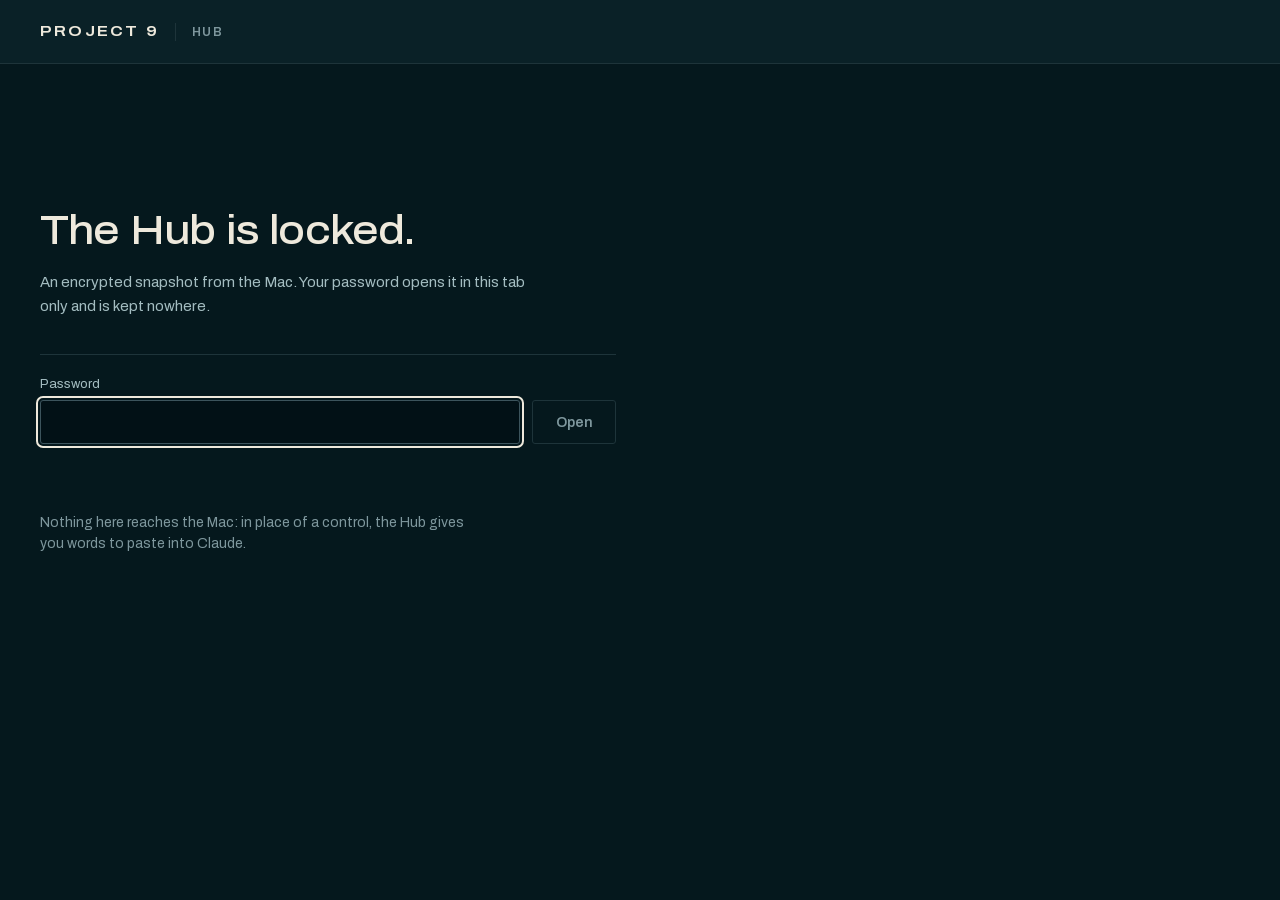
<file: index.html>
<!DOCTYPE html><html lang="en" class="hgs-qW_variable _78ed6G_variable"><head><meta charSet="utf-8"/><meta name="viewport" content="width=device-width, initial-scale=1"/><link rel="preload" href="/_next/static/media/53897e768d329f66-s.p.3t6q91iet4nsy.woff2" as="font" crossorigin="" type="font/woff2"/><link rel="preload" href="/_next/static/media/db545dba463279ae-s.p.1cp9-4nby68jc.woff2" as="font" crossorigin="" type="font/woff2"/><link rel="stylesheet" href="/_next/static/chunks/18bv0pzx5kvby.css" data-precedence="next"/><link rel="stylesheet" href="/_next/static/chunks/0w8e4nnzmzifp.css" data-precedence="next"/><link rel="preload" as="script" fetchPriority="low" href="/_next/static/chunks/359_hc641qco7.js"/><script src="/_next/static/chunks/1sprwwo7b3nei.js" async=""></script><script src="/_next/static/chunks/0hztniv_ldvvz.js" async=""></script><script src="/_next/static/chunks/turbopack-2u1d16houkiyo.js" async=""></script><script src="/_next/static/chunks/2ngzwwqeitkk7.js" async=""></script><script src="/_next/static/chunks/25v994n3k2bdw.js" async=""></script><script src="/_next/static/chunks/12myrlmim8qg2.js" async=""></script><script src="/_next/static/chunks/1irrkbk91dotj.js" async=""></script><script src="/_next/static/chunks/2_68fgoexwi7u.js" async=""></script><title>Project 9 Hub</title><meta name="robots" content="noindex, nofollow, nocache"/><meta name="googlebot" content="noindex, nofollow"/><link rel="icon" href="/icon.svg?icon.3w3crmrkr2hfo.svg" sizes="any" type="image/svg+xml"/><meta name="next-size-adjust" content=""/><script src="/_next/static/chunks/0cz1d0mv5g_q7.js" noModule=""></script></head><body><div hidden=""><!--$--><!--/$--></div><!--$--><div class="hub-login"><header class="hub-login-bar"><span class="mark">PROJECT 9</span><span class="hub-login-kind">Hub</span></header><main class="hub-login-body"><h1 class="hub-login-title">The Hub is locked.</h1><p class="hub-login-lede">An encrypted snapshot from the Mac. Your password opens it in this tab only and is kept nowhere.</p><form class="hub-login-form"><div class="field"><label for="hub-password">Password</label><input id="hub-password" type="password" autofocus="" autoComplete="current-password" spellCheck="false" enterKeyHint="go" value=""/></div><button type="submit" class="btn hub-open" disabled="">Open</button></form><p id="hub-login-problem" class="hub-login-problem" role="alert"></p><p class="hub-login-foot">Nothing here reaches the Mac: in place of a control, the Hub gives you words to paste into Claude.</p></main></div><!--/$--><!--$--><!--/$--><script id="_R_">(globalThis["TURBOPACK"] || (globalThis["TURBOPACK"] = [])).push({"otherChunks":["static/chunks/359_hc641qco7.js","static/chunks/1sprwwo7b3nei.js","static/chunks/0hztniv_ldvvz.js"],"runtimeModuleIds":[94553]});</script><script src="/_next/static/chunks/359_hc641qco7.js" async=""></script><script>(self.__next_f=self.__next_f||[]).push([0])</script><script>self.__next_f.push([1,"1:\"$Sreact.fragment\"\n2:\"/_next/static/chunks/2ngzwwqeitkk7.js\"\n3:I[39756,[\"$2\"],\"default\"]\n4:I[37457,[\"$2\"],\"default\"]\n6:I[47257,[\"$2\"],\"ClientPageRoot\"]\n7:\"/_next/static/chunks/25v994n3k2bdw.js\"\n8:\"/_next/static/chunks/12myrlmim8qg2.js\"\n9:\"/_next/static/chunks/1irrkbk91dotj.js\"\na:\"/_next/static/chunks/2_68fgoexwi7u.js\"\nb:I[31713,[\"$2\",\"$7\",\"$8\",\"$9\",\"$a\"],\"default\"]\ne:I[97367,[\"$2\"],\"OutletBoundary\"]\nf:\"$Sreact.suspense\"\n11:\"ViewportBoundary\"\n12:I[97367,[\"$2\"],\"$11\"]\n14:\"MetadataBoundary\"\n15:I[97367,[\"$2\"],\"$14\"]\n17:I[68027,[\"$2\"],\"default\",1]\n:HL[\"/_next/static/chunks/18bv0pzx5kvby.css\",\"style\"]\n:HL[\"/_next/static/media/53897e768d329f66-s.p.3t6q91iet4nsy.woff2\",\"font\",{\"crossOrigin\":\"\",\"type\":\"font/woff2\"}]\n:HL[\"/_next/static/media/db545dba463279ae-s.p.1cp9-4nby68jc.woff2\",\"font\",{\"crossOrigin\":\"\",\"type\":\"font/woff2\"}]\n:HL[\"/_next/static/chunks/0w8e4nnzmzifp.css\",\"style\"]\n5:[[\"children\",{\"s\":\"__PAGE__\",\"h\":512,\"d\":{\"r\":[\"$\",\"$1\",\"c\",{\"children\":[[\"$\",\"$L6\",null,{\"Component\":\"$b\",\"serverProvidedParams\":{\"searchParams\":{},\"params\":{},\"promises\":[\"$@c\",\"$@d\"]}}],[[\"$\",\"link\",\"0\",{\"rel\":\"stylesheet\",\"href\":\"/_next/static/chunks/0w8e4nnzmzifp.css\",\"precedence\":\"next\",\"crossOrigin\":\"$undefined\",\"nonce\":\"$undefined\"}],[\"$\",\"script\",\"script-0\",{\"src\":\"/_next/static/chunks/25v994n3k2bdw.js\",\"async\":true,\"nonce\":\"$undefined\"}],[\"$\",\"script\",\"script-1\",{\"src\":\"/_next/static/chunks/12myrlmim8qg2.js\",\"async\":true,\"nonce\":\"$undefined\"}],[\"$\",\"script\",\"script-2\",{\"src\":\"/_next/static/chunks/1irrkbk91dotj.js\",\"async\":true,\"nonce\":\"$undefined\"}],[\"$\",\"script\",\"script-3\",{\"src\":\"/_next/static/chunks/2_68fgoexwi7u.js\",\"async\":true,\"nonce\":\"$undefined\"}]],[\"$\",\"$Le\",null,{\"children\":[\"$\",\"$f\",null,{\"name\":\"Next.MetadataOutlet\",\"children\":\"$@10\"}]}]]}],\"p\":false,\"v\":null}}]]\n0:{\"P\":null,\"c\":[\"\",\"\"],\"q\":\"\",\"i\":false,\"t\":{\"t\":{\"s\":\"\",\"h\":528,\"d\":{\"r\":[\"$\",\"$1\",\"c\",{\"children\":[[[\"$\",\"link\",\"0\",{\"rel\":\"stylesheet\",\"href\":\"/_next/static/chunks/18bv0pzx5kvby.css\",\"precedence\":\"next\",\"crossOrigin\":\"$undefined\",\"nonce\":\"$undefined\"}],[\"$\",\"script\",\"script-0\",{\"src\":\"/_next/static/chunks/2ngzwwqeitkk7.js\",\"async\":true,\"nonce\":\"$undefined\"}]],[\"$\",\"html\",null,{\"lang\":\"en\",\"className\":\"hgs-qW_variable _78ed6G_variable\",\"children\":[\"$\",\"body\",null,{\"children\":[\"$\",\"$L3\",null,{\"parallelRouterKey\":\"children\",\"error\":\"$undefined\",\"errorStyles\":\"$undefined\",\"errorScripts\":\"$undefined\",\"template\":[\"$\",\"$L4\",null,{}],\"templateStyles\":\"$undefined\",\"templateScripts\":\"$undefined\",\"notFound\":[[[\"$\",\"title\",null,{\"children\":\"404: This page could not be found.\"}],[\"$\",\"div\",null,{\"style\":{\"fontFamily\":\"system-ui,\\\"Segoe UI\\\",Roboto,Helvetica,Arial,sans-serif,\\\"Apple Color Emoji\\\",\\\"Segoe UI Emoji\\\"\",\"height\":\"100vh\",\"textAlign\":\"center\",\"display\":\"flex\",\"flexDirection\":\"column\",\"alignItems\":\"center\",\"justifyContent\":\"center\"},\"children\":[\"$\",\"div\",null,{\"children\":[[\"$\",\"style\",null,{\"dangerouslySetInnerHTML\":{\"__html\":\"body{color:#000;background:#fff;margin:0}.next-error-h1{border-right:1px solid rgba(0,0,0,.3)}@media (prefers-color-scheme:dark){body{color:#fff;background:#000}.next-error-h1{border-right:1px solid rgba(255,255,255,.3)}}\"}}],[\"$\",\"h1\",null,{\"className\":\"next-error-h1\",\"style\":{\"display\":\"inline-block\",\"margin\":\"0 20px 0 0\",\"padding\":\"0 23px 0 0\",\"fontSize\":24,\"fontWeight\":500,\"verticalAlign\":\"top\",\"lineHeight\":\"49px\"},\"children\":404}],[\"$\",\"div\",null,{\"style\":{\"display\":\"inline-block\"},\"children\":[\"$\",\"h2\",null,{\"style\":{\"fontSize\":14,\"fontWeight\":400,\"lineHeight\":\"49px\",\"margin\":0},\"children\":\"This page could not be found.\"}]}]]}]}]],[]],\"forbidden\":\"$undefined\",\"unauthorized\":\"$undefined\"}]}]}]]}],\"p\":false,\"v\":null},\"c\":\"$Q5\"},\"h\":{\"r\":[\"$\",\"$1\",\"h\",{\"children\":[null,[\"$\",\"$L12\",null,{\"children\":\"$L13\"}],[\"$\",\"$L15\",null,{\"children\":[[\"$\",\"div\",null,{\"hidden\":true,\"children\":[\"$\",\"$f\",null,{\"name\":\"Next.Metadata\",\"children\":\"$L16\"}]}],null]}],[\"$\",\"meta\",null,{\"name\":\"next-size-adjust\",\"content\":\"\"}]]}],\"p\":false,\"v\":null}},\"m\":\"$undefined\",\"G\":[\"$17\",[[\"$\",\"link\",\"0\",{\"rel\":\"stylesheet\",\"href\":\"/_next/static/chunks/18bv0pzx5kvby.css\",\"precedence\":\"next\",\"crossOrigin\":\"$undefined\",\"nonce\":\"$undefined\"}]]],\"S\":true,\"r\":\"$undefined\",\"s\":\"$undefined\",\"a\":\"$undefined\",\"l\":\"$undefined\",\"p\":\"$undefined\",\"d\":\"$undefined\",\"b\":\"99XRhjAneM8FxW81SNNcE\"}\nc:{}\nd:\"$5:0:1:d:r:props:children:0:props:serverProvidedParams:params\"\n13:[[\"$\",\"meta\",\"0\",{\"charSet\":\"utf-8\"}],[\"$\",\"meta\",\"1\",{\"name\":\"viewport\",\"content\":\"width=device-width, initial-scale=1\"}]]\n18:I[27201,[\"$2\"],\"IconMark\"]\n10:null\n16:[[\"$\",\"title\",\"0\",{\"children\":\"Project 9 Hub\"}],[\"$\",\"meta\",\"1\",{\"name\":\"robots\",\"content\":\"noindex, nofollow, nocache\"}],[\"$\",\"meta\",\"2\",{\"name\":\"googlebot\",\"content\":\"noindex, nofollow\"}],[\"$\",\"link\",\"3\",{\"rel\":\"icon\",\"href\":\"/icon.svg?icon.3w3crmrkr2hfo.svg\",\"sizes\":\"any\",\"type\":\"image/svg+xml\"}],[\"$\",\"$L18\",\"4\",{}]]\n"])</script></body></html>
</file>
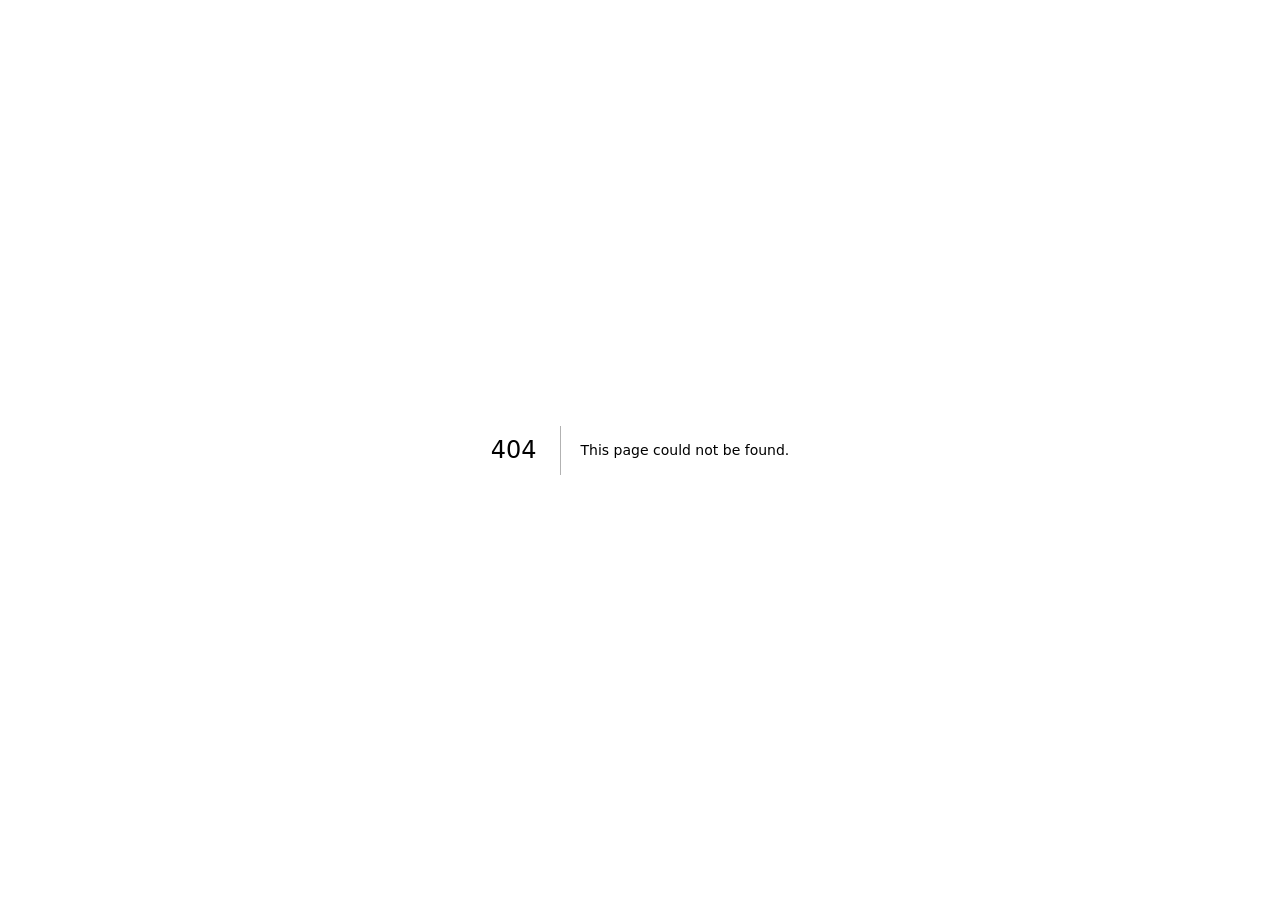
<file: 404/index.html>
<!DOCTYPE html><html lang="en" class="hgs-qW_variable _78ed6G_variable"><head><meta charSet="utf-8"/><meta name="viewport" content="width=device-width, initial-scale=1"/><link rel="stylesheet" href="/_next/static/chunks/18bv0pzx5kvby.css" data-precedence="next"/><link rel="preload" as="script" fetchPriority="low" href="/_next/static/chunks/359_hc641qco7.js"/><script src="/_next/static/chunks/1sprwwo7b3nei.js" async=""></script><script src="/_next/static/chunks/0hztniv_ldvvz.js" async=""></script><script src="/_next/static/chunks/turbopack-2u1d16houkiyo.js" async=""></script><script src="/_next/static/chunks/2ngzwwqeitkk7.js" async=""></script><meta name="robots" content="noindex"/><title>Project 9 Hub</title><meta name="robots" content="noindex, nofollow, nocache"/><meta name="googlebot" content="noindex, nofollow"/><link rel="icon" href="/icon.svg?icon.3w3crmrkr2hfo.svg" sizes="any" type="image/svg+xml"/><meta name="next-size-adjust" content=""/><title>404: This page could not be found.</title><script src="/_next/static/chunks/0cz1d0mv5g_q7.js" noModule=""></script></head><body><div hidden=""><!--$--><!--/$--></div><div style="font-family:system-ui,&quot;Segoe UI&quot;,Roboto,Helvetica,Arial,sans-serif,&quot;Apple Color Emoji&quot;,&quot;Segoe UI Emoji&quot;;height:100vh;text-align:center;display:flex;flex-direction:column;align-items:center;justify-content:center"><div><style>body{color:#000;background:#fff;margin:0}.next-error-h1{border-right:1px solid rgba(0,0,0,.3)}@media (prefers-color-scheme:dark){body{color:#fff;background:#000}.next-error-h1{border-right:1px solid rgba(255,255,255,.3)}}</style><h1 class="next-error-h1" style="display:inline-block;margin:0 20px 0 0;padding:0 23px 0 0;font-size:24px;font-weight:500;vertical-align:top;line-height:49px">404</h1><div style="display:inline-block"><h2 style="font-size:14px;font-weight:400;line-height:49px;margin:0">This page could not be found.</h2></div></div></div><!--$--><!--/$--><script id="_R_">(globalThis["TURBOPACK"] || (globalThis["TURBOPACK"] = [])).push({"otherChunks":["static/chunks/359_hc641qco7.js","static/chunks/1sprwwo7b3nei.js","static/chunks/0hztniv_ldvvz.js"],"runtimeModuleIds":[94553]});</script><script src="/_next/static/chunks/359_hc641qco7.js" async=""></script><script>(self.__next_f=self.__next_f||[]).push([0])</script><script>self.__next_f.push([1,"1:\"$Sreact.fragment\"\n2:\"/_next/static/chunks/2ngzwwqeitkk7.js\"\n3:I[39756,[\"$2\"],\"default\"]\n4:I[37457,[\"$2\"],\"default\"]\n8:I[97367,[\"$2\"],\"OutletBoundary\"]\n9:\"$Sreact.suspense\"\nb:\"ViewportBoundary\"\nc:I[97367,[\"$2\"],\"$b\"]\ne:\"MetadataBoundary\"\nf:I[97367,[\"$2\"],\"$e\"]\n11:I[68027,[\"$2\"],\"default\",1]\n:HL[\"/_next/static/chunks/18bv0pzx5kvby.css\",\"style\"]\n6:X\n7:[[\"children\",{\"s\":\"__PAGE__\",\"h\":512,\"d\":{\"r\":[\"$\",\"$1\",\"c\",{\"children\":[[[\"$\",\"title\",null,{\"children\":\"404: This page could not be found.\"}],[\"$\",\"div\",null,{\"style\":\"$0:t:t:d:r:props:children:1:props:children:props:children:props:notFound:0:1:props:style\",\"children\":[\"$\",\"div\",null,{\"children\":[[\"$\",\"style\",null,{\"dangerouslySetInnerHTML\":{\"__html\":\"body{color:#000;background:#fff;margin:0}.next-error-h1{border-right:1px solid rgba(0,0,0,.3)}@media (prefers-color-scheme:dark){body{color:#fff;background:#000}.next-error-h1{border-right:1px solid rgba(255,255,255,.3)}}\"}}],[\"$\",\"h1\",null,{\"className\":\"next-error-h1\",\"style\":\"$0:t:t:d:r:props:children:1:props:children:props:children:props:notFound:0:1:props:children:props:children:1:props:style\",\"children\":404}],[\"$\",\"div\",null,{\"style\":\"$0:t:t:d:r:props:children:1:props:children:props:children:props:notFound:0:1:props:children:props:children:2:props:style\",\"children\":[\"$\",\"h2\",null,{\"style\":\"$0:t:t:d:r:props:children:1:props:children:props:children:props:notFound:0:1:props:children:props:children:2:props:children:props:style\",\"children\":\"This page could not be found.\"}]}]]}]}]],null,[\"$\",\"$L8\",null,{\"children\":[\"$\",\"$9\",null,{\"name\":\"Next.MetadataOutlet\",\"children\":\"$@a\"}]}]]}],\"p\":false,\"v\":null}}]]\n5:[[\"children\",{\"s\":\"/_not-found\",\"h\":512,\"d\":{\"r\":[\"$\",\"$1\",\"c\",{\"children\":[null,[\"$\",\"$L3\",null,{\"parallelRouterKey\":\"children\",\"error\":\"$undefined\",\"errorStyles\":\"$undefined\",\"errorScripts\":\"$undefined\",\"template\":[\"$\",\"$L4\",null,{}],\"templateStyles\":\"$undefined\",\"templateScripts\":\"$undefined\",\"notFound\":\"$undefined\",\"forbidden\":\"$undefined\",\"unauthorized\":\"$undefined\"}]]}],\"p\":false,\"v\":\"$6\"},\"c\":\"$Q7\"}]]\n0:{\"P\":null,\"c\":[\"\",\"_not-found\",\"\"],\"q\":\"\",\"i\":false,\"t\":{\"t\":{\"s\":\"\",\"h\":528,\"d\":{\"r\":[\"$\",\"$1\",\"c\",{\"children\":[[[\"$\",\"link\",\"0\",{\"rel\":\"stylesheet\",\"href\":\"/_next/static/chunks/18bv0pzx5kvby.css\",\"precedence\":\"next\",\"crossOrigin\":\"$undefined\",\"nonce\":\"$undefined\"}],[\"$\",\"script\",\"script-0\",{\"src\":\"/_next/static/chunks/2ngzwwqeitkk7.js\",\"async\":true,\"nonce\":\"$undefined\"}]],[\"$\",\"html\",null,{\"lang\":\"en\",\"className\":\"hgs-qW_variable _78ed6G_variable\",\"children\":[\"$\",\"body\",null,{\"children\":[\"$\",\"$L3\",null,{\"parallelRouterKey\":\"children\",\"error\":\"$undefined\",\"errorStyles\":\"$undefined\",\"errorScripts\":\"$undefined\",\"template\":[\"$\",\"$L4\",null,{}],\"templateStyles\":\"$undefined\",\"templateScripts\":\"$undefined\",\"notFound\":[[[\"$\",\"title\",null,{\"children\":\"404: This page could not be found.\"}],[\"$\",\"div\",null,{\"style\":{\"fontFamily\":\"system-ui,\\\"Segoe UI\\\",Roboto,Helvetica,Arial,sans-serif,\\\"Apple Color Emoji\\\",\\\"Segoe UI Emoji\\\"\",\"height\":\"100vh\",\"textAlign\":\"center\",\"display\":\"flex\",\"flexDirection\":\"column\",\"alignItems\":\"center\",\"justifyContent\":\"center\"},\"children\":[\"$\",\"div\",null,{\"children\":[[\"$\",\"style\",null,{\"dangerouslySetInnerHTML\":{\"__html\":\"body{color:#000;background:#fff;margin:0}.next-error-h1{border-right:1px solid rgba(0,0,0,.3)}@media (prefers-color-scheme:dark){body{color:#fff;background:#000}.next-error-h1{border-right:1px solid rgba(255,255,255,.3)}}\"}}],[\"$\",\"h1\",null,{\"className\":\"next-error-h1\",\"style\":{\"display\":\"inline-block\",\"margin\":\"0 20px 0 0\",\"padding\":\"0 23px 0 0\",\"fontSize\":24,\"fontWeight\":500,\"verticalAlign\":\"top\",\"lineHeight\":\"49px\"},\"children\":404}],[\"$\",\"div\",null,{\"style\":{\"display\":\"inline-block\"},\"children\":[\"$\",\"h2\",null,{\"style\":{\"fontSize\":14,\"fontWeight\":400,\"lineHeight\":\"49px\",\"margin\":0},\"children\":\"This page could not be found.\"}]}]]}]}]],[]],\"forbidden\":\"$undefined\",\"unauthorized\":\"$undefined\"}]}]}]]}],\"p\":false,\"v\":null},\"c\":\"$Q5\"},\"h\":{\"r\":[\"$\",\"$1\",\"h\",{\"children\":[[\"$\",\"meta\",null,{\"name\":\"robots\",\"content\":\"noindex\"}],[\"$\",\"$Lc\",null,{\"children\":\"$Ld\"}],[\"$\",\"$Lf\",null,{\"children\":[[\"$\",\"div\",null,{\"hidden\":true,\"children\":[\"$\",\"$9\",null,{\"name\":\"Next.Metadata\",\"children\":\"$L10\"}]}],null]}],[\"$\",\"meta\",null,{\"name\":\"next-size-adjust\",\"content\":\"\"}]]}],\"p\":false,\"v\":null}},\"m\":\"$undefined\",\"G\":[\"$11\",[[\"$\",\"link\",\"0\",{\"rel\":\"stylesheet\",\"href\":\"/_next/static/chunks/18bv0pzx5kvby.css\",\"precedence\":\"next\",\"crossOrigin\":\"$undefined\",\"nonce\":\"$undefined\"}]]],\"S\":true,\"r\":\"$undefined\",\"s\":\"$undefined\",\"a\":\"$undefined\",\"l\":\"$undefined\",\"p\":\"$undefined\",\"d\":\"$undefined\",\"b\":\"99XRhjAneM8FxW81SNNcE\"}\n6:C\nd:[[\"$\",\"meta\",\"0\",{\"charSet\":\"utf-8\"}],[\"$\",\"meta\",\"1\",{\"name\":\"viewport\",\"content\":\"width=device-width, initial-scale=1\"}]]\n12:I[27201,[\"$2\"],\"IconMark\"]\na:null\n10:[[\"$\",\"title\",\"0\",{\"children\":\"Project 9 Hub\"}],[\"$\",\"meta\",\"1\",{\"name\":\"robots\",\"content\":\"noindex, nofollow, nocache\"}],[\"$\",\"meta\",\"2\",{\"name\":\"googlebot\",\"content\":\"noindex, nofollow\"}],[\"$\",\"link\",\"3\",{\"rel\":\"icon\",\"href\":\"/icon.svg?icon.3w3crmrkr2hfo.svg\",\"sizes\":\"any\",\"type\":\"image/svg+xml\"}],[\"$\",\"$L12\",\"4\",{}]]\n"])</script></body></html>
</file>
<file: _next/static/chunks/18bv0pzx5kvby.css>
@font-face{font-family:Archivo;font-style:normal;font-weight:100 900;font-stretch:62% 125%;font-display:swap;src:url(../media/2e482247ef29dcb9-s.3gj6ciom31zjc.woff2)format("woff2");unicode-range:U+102-103,U+110-111,U+128-129,U+168-169,U+1A0-1A1,U+1AF-1B0,U+300-301,U+303-304,U+308-309,U+323,U+329,U+1EA0-1EF9,U+20AB}@font-face{font-family:Archivo;font-style:normal;font-weight:100 900;font-stretch:62% 125%;font-display:swap;src:url(../media/068feab4deafcd0f-s.0_kz_z3o_slvt.woff2)format("woff2");unicode-range:U+100-2BA,U+2BD-2C5,U+2C7-2CC,U+2CE-2D7,U+2DD-2FF,U+304,U+308,U+329,U+1D00-1DBF,U+1E00-1E9F,U+1EF2-1EFF,U+2020,U+20A0-20AB,U+20AD-20C4,U+2113,U+2C60-2C7F,U+A720-A7FF}@font-face{font-family:Archivo;font-style:normal;font-weight:100 900;font-stretch:62% 125%;font-display:swap;src:url(../media/db545dba463279ae-s.p.1cp9-4nby68jc.woff2)format("woff2");unicode-range:U+??,U+131,U+152-153,U+2BB-2BC,U+2C6,U+2DA,U+2DC,U+304,U+308,U+329,U+2000-206F,U+20AC,U+2122,U+2191,U+2193,U+2212,U+2215,U+FEFF,U+FFFD}@font-face{font-family:Archivo Fallback;src:local(Arial);ascent-override:88.96%;descent-override:21.28%;line-gap-override:0.0%;size-adjust:98.7%}.hgs-qW_className{font-family:Archivo,Archivo Fallback;font-style:normal}.hgs-qW_variable{--font-ui:"Archivo", "Archivo Fallback"}
@font-face{font-family:JetBrains Mono;font-style:normal;font-weight:100 800;font-display:swap;src:url(../media/258bd0ab5fdd762a-s.2f7nqdagzwx2-.woff2)format("woff2");unicode-range:U+460-52F,U+1C80-1C8A,U+20B4,U+2DE0-2DFF,U+A640-A69F,U+FE2E-FE2F}@font-face{font-family:JetBrains Mono;font-style:normal;font-weight:100 800;font-display:swap;src:url(../media/99a2019bdfa8519b-s.176arc174-8zp.woff2)format("woff2");unicode-range:U+301,U+400-45F,U+490-491,U+4B0-4B1,U+2116}@font-face{font-family:JetBrains Mono;font-style:normal;font-weight:100 800;font-display:swap;src:url(../media/44e0cb21b0d052b7-s.0bp8oijd_gu96.woff2)format("woff2");unicode-range:U+370-377,U+37A-37F,U+384-38A,U+38C,U+38E-3A1,U+3A3-3FF}@font-face{font-family:JetBrains Mono;font-style:normal;font-weight:100 800;font-display:swap;src:url(../media/f9cd5a77d065db98-s.1fby2rem9ngyr.woff2)format("woff2");unicode-range:U+102-103,U+110-111,U+128-129,U+168-169,U+1A0-1A1,U+1AF-1B0,U+300-301,U+303-304,U+308-309,U+323,U+329,U+1EA0-1EF9,U+20AB}@font-face{font-family:JetBrains Mono;font-style:normal;font-weight:100 800;font-display:swap;src:url(../media/954d21e04331b2ae-s.0vfdmo25voy_0.woff2)format("woff2");unicode-range:U+100-2BA,U+2BD-2C5,U+2C7-2CC,U+2CE-2D7,U+2DD-2FF,U+304,U+308,U+329,U+1D00-1DBF,U+1E00-1E9F,U+1EF2-1EFF,U+2020,U+20A0-20AB,U+20AD-20C4,U+2113,U+2C60-2C7F,U+A720-A7FF}@font-face{font-family:JetBrains Mono;font-style:normal;font-weight:100 800;font-display:swap;src:url(../media/53897e768d329f66-s.p.3t6q91iet4nsy.woff2)format("woff2");unicode-range:U+??,U+131,U+152-153,U+2BB-2BC,U+2C6,U+2DA,U+2DC,U+304,U+308,U+329,U+2000-206F,U+20AC,U+2122,U+2191,U+2193,U+2212,U+2215,U+FEFF,U+FFFD}@font-face{font-family:JetBrains Mono Fallback;src:local(Arial);ascent-override:75.79%;descent-override:22.29%;line-gap-override:0.0%;size-adjust:134.59%}._78ed6G_className{font-family:JetBrains Mono,JetBrains Mono Fallback;font-style:normal}._78ed6G_variable{--font-mono:"JetBrains Mono", "JetBrains Mono Fallback"}
:root{--deck:#05181d;--deck-raised:#0a2127;--deck-sunk:#021116;--rule:#1e343a;--rule-strong:#3c545c;--ink:#eee9dc;--ink-2:#a4bdc1;--ink-3:#7e979d;--brass:#e6b557;--signal:#61eadf;--go:#89dea1;--coral:#ff786a;--bench:#77adc9;--brass-wash:#e6b5571a;--go-wash:#89dea11f;--coral-wash:#ff786a24;--veil:#ffffff0a;--veil-strong:#ffffff14;--ease:cubic-bezier(.16, 1, .3, 1);--bar:4rem;--gutter:2.5rem;--lightningcss-light: ;--lightningcss-dark:initial;color-scheme:dark}@supports (color:lab(0% 0 0)){:root{--deck:lab(6.8405% -5.72213 -6.26358);--deck-raised:lab(11.0907% -7.59466 -7.06673);--deck-sunk:lab(4.15105% -3.74855 -4.52243);--rule:lab(20.1403% -7.52454 -6.89949);--rule-strong:lab(34.077% -8.1334 -7.40327);--ink:lab(92.5495% .0293553 6.9167);--ink-2:lab(74.7172% -8.25009 -5.03043);--ink-3:lab(60.7889% -8.42258 -6.04823);--brass:lab(76.935% 10.681 53.9104);--signal:lab(85.1583% -40.8431 -6.56406);--go:lab(81.8432% -36.6979 21.7513);--coral:lab(67.0769% 52.5252 34.3715);--bench:lab(67.6955% -12.8153 -20.4393);--brass-wash:lab(76.935% 10.681 53.9104/.1);--go-wash:lab(81.8432% -36.6979 21.7513/.12);--coral-wash:lab(67.0769% 52.5252 34.3715/.14);--veil:lab(100% 0 0/.04);--veil-strong:lab(100% 0 0/.08)}}*,:before,:after{box-sizing:border-box}html{font-size:16px}body{background:var(--deck);min-height:100dvh;color:var(--ink);font:400 .875rem/1.5 var(--font-ui), system-ui, sans-serif;font-variant-numeric:tabular-nums lining-nums;-webkit-font-smoothing:antialiased;caret-color:var(--brass);scrollbar-color:var(--rule-strong) transparent;margin:0}::selection{background:var(--brass);color:var(--deck)}h1,h2,h3,p,ul,ol,pre,table,figure{margin:0}ul,ol{padding:0;list-style:none}button{font:inherit;color:inherit;cursor:pointer;background:0 0;border:0;padding:0}a{color:inherit;-webkit-text-decoration-color:var(--rule-strong);text-decoration-color:var(--rule-strong);text-underline-offset:.2em}a:hover{text-decoration-color:currentColor}:focus-visible{outline:2px solid var(--ink);outline-offset:2px;border-radius:2px}.mono{font-family:var(--font-mono), ui-monospace, monospace;font-size:.8125rem}.stamp,.whole{white-space:nowrap}.bar{z-index:10;height:var(--bar);background:var(--deck-raised);border-bottom:1px solid var(--rule);grid-template-columns:11rem 1fr 12rem;display:grid;position:sticky;top:0}.mark{padding-left:var(--gutter);letter-spacing:.16em;white-space:nowrap;align-items:center;font-size:.875rem;font-weight:700;font-stretch:118%;display:flex}.door-name .short,.door-state .short,.doors[data-short~=names] .door-name .full,.doors[data-short~=states] .door-state .full{display:none}.doors[data-short~=names] .door-name .short,.doors[data-short~=states] .door-state .short{display:inline}@media (760px<width<=1180px){@container doors not (min-width:853.25px){.doors:not([data-fit]) .door-name .full{display:none}.doors:not([data-fit]) .door-name .short{display:inline}}}@media not (max-width:1180px){@container doors not (min-width:977.5px){.doors:not([data-fit]) .door-name .full{display:none}.doors:not([data-fit]) .door-name .short{display:inline}}}.doors{grid-template-columns:repeat(6,minmax(0,1fr));display:grid;position:relative;container:doors/inline-size}.door{text-align:left;border-left:1px solid var(--rule);color:var(--ink-2);min-width:0;transition:background-color .16s var(--ease), color .16s var(--ease);flex-direction:column;justify-content:center;gap:.1rem;padding:0 1.25rem;display:flex}.door:last-of-type{border-right:1px solid var(--rule)}.door:hover{background:var(--veil);color:var(--ink)}.door[aria-selected=true]{color:var(--ink);background:var(--deck)}.door-name{letter-spacing:.11em;text-transform:uppercase;white-space:nowrap;font-size:.8125rem;font-weight:650}.door-state{color:var(--ink-3);white-space:nowrap;text-overflow:ellipsis;align-items:center;gap:.45rem;min-height:1lh;font-size:.8125rem;display:flex;overflow:hidden}.door[aria-selected=true] .door-state{color:var(--ink-2)}.door-key{color:var(--ink-3);margin-left:auto;font-size:.6875rem;font-weight:500}.door-top{align-items:baseline;display:flex}.door-state .skeleton{width:6rem}.marker{background:var(--ink);width:16.6667%;height:2px;transform:translateX(calc(var(--at) * 100%));transition:transform .28s var(--ease);position:absolute;bottom:-1px;left:0}.clock{padding-right:var(--gutter);color:var(--ink-2);white-space:nowrap;flex-direction:column;justify-content:center;align-items:flex-end;font-size:.8125rem;line-height:1.35;display:flex}.clock strong{color:var(--ink);margin-right:.35rem;font-size:.9375rem;font-weight:600}.bar-note{padding:.55rem var(--gutter);border-bottom:1px solid var(--coral);background:var(--coral-wash);color:var(--ink-2);text-wrap:pretty;font-size:.8125rem;line-height:1.45}.bar-note strong{color:var(--coral);margin-right:.2rem;font-weight:600}.dot{background:var(--ink-3);border-radius:50%;flex:none;width:.5rem;height:.5rem}.dot.brass{background:var(--brass)}.dot.go{background:var(--go)}.dot.coral{background:var(--coral);box-shadow:0 0 .5rem .05rem #ff786a8c;box-shadow:0 0 .5rem .05rem lab(67.0769% 52.5252 34.3715/.55)}.dot.live{background:var(--signal);animation:2.4s ease-in-out infinite pulse;box-shadow:0 0 .6rem .1rem #61eadf99;box-shadow:0 0 .6rem .1rem lab(85.1583% -40.8431 -6.56406/.6)}.dot.old,.old .dot:not(.coral){box-shadow:inset 0 0 0 1.5px var(--ink-3);background:0 0;animation:none}.old-panel{margin:1rem 0}.old-panel:first-child{margin-top:0}.old .up,.old .down:not([role=alert]){color:var(--ink-2)}.old .state-word:is(.go,.brass,.live),.old .lanes .tag.live{color:var(--ink-3)}.old .standby[data-armed=true]{border-top-color:var(--rule);background:0 0}.old .switch[aria-checked=true]{background:var(--ink-3);border-color:var(--ink-3)}@keyframes pulse{50%{opacity:.45}}.deck{min-height:calc(100dvh - var(--bar));padding:2rem var(--gutter) 2.5rem;animation:cross .28s var(--ease)}.deck[data-from=left]{--shift:-3rem}.deck[data-from=right]{--shift:3rem}@keyframes cross{0%{transform:translateX(var(--shift,0));opacity:.35}}.h{letter-spacing:.1em;text-transform:uppercase;color:var(--ink);border-bottom:1px solid var(--rule);align-items:baseline;gap:.75rem;padding-bottom:.6rem;font-size:.8125rem;font-weight:650;display:flex}.h .count{letter-spacing:0;text-transform:none;color:var(--ink-3);font-weight:500}.h .aside{letter-spacing:0;text-transform:none;color:var(--ink-3);margin-left:auto;font-weight:400}.quiet{color:var(--ink-3)}.empty{color:var(--ink-2);text-wrap:pretty;max-width:62ch;padding:.9rem 0}.problem{border:1px solid var(--coral);background:var(--coral-wash);max-width:70ch;padding:1rem 1.25rem}.problem strong{color:var(--coral)}.tag{letter-spacing:.1em;text-transform:uppercase;white-space:nowrap;border:1px solid;border-radius:2px;align-items:center;height:1.375rem;padding:0 .5rem;font-size:.6875rem;font-weight:650;display:inline-flex}.tag.brass{color:var(--brass);background:var(--brass-wash)}.tag.go{color:var(--go);background:var(--go-wash)}.tag.coral{color:var(--coral);background:var(--coral-wash)}.tag.sim{color:var(--brass);border-style:dashed}.tag.live{color:var(--signal)}.tag.plain{color:var(--ink-2);border-color:var(--rule-strong)}.btn{border:1px solid var(--rule-strong);height:2.25rem;color:var(--ink);transition:background-color .15s var(--ease), border-color .15s var(--ease);border-radius:3px;justify-content:center;align-items:center;padding:0 .9rem;font-size:.8125rem;font-weight:600;display:inline-flex}.btn:hover{background:var(--veil);border-color:var(--ink-2)}.btn:active{background:var(--veil-strong)}.btn:disabled{color:var(--ink-3);border-color:var(--rule);cursor:default;background:0 0}.btn.small{height:1.75rem;padding:0 .6rem;font-size:.75rem}.btn[aria-pressed=true]{background:var(--ink);color:var(--deck);border-color:var(--ink)}table.t{border-collapse:collapse;width:100%}.t th,.t td{border-bottom:1px solid var(--rule);white-space:nowrap;text-align:left;padding:.5rem .75rem}.t th{letter-spacing:.04em;color:var(--ink-3);padding-top:.55rem;padding-bottom:.45rem;font-size:.75rem;font-weight:500}.t th:first-child,.t td:first-child{padding-left:0}.t th:last-child,.t td:last-child{padding-right:0}.t .r{text-align:right}.t tbody tr:hover td{background:var(--veil)}.t .wrap{white-space:normal;min-width:15rem}.t .soft{white-space:normal}.scroll-x{overflow-x:auto}.up{color:var(--go)}.down{color:var(--coral)}.money-deck{display:contents}.band{margin:-2rem calc(-1 * var(--gutter)) 2rem;padding:.55rem var(--gutter);border-bottom:1px dashed var(--brass);background:var(--brass-wash);color:var(--ink);align-items:center;gap:.75rem;display:flex}.band.live{border-bottom:1px solid var(--signal);background:#61eadf14;background:lab(85.1583% -40.8431 -6.56406/.08)}.band.real-none{border-bottom:1px solid var(--rule);color:var(--ink-2);background:0 0}.band+.band{margin-top:-2rem}.money-top{grid-template-columns:minmax(22rem,5fr) minmax(0,7fr);align-items:end;gap:3.5rem;padding:1rem 0 3.25rem;display:grid}.label-row{align-items:center;gap:.75rem;display:flex}.pnl-head{margin-bottom:.6rem}.label{letter-spacing:.1em;text-transform:uppercase;color:var(--ink-2);font-size:.8125rem;font-weight:600}.balance{flex-wrap:wrap;align-items:baseline;gap:.9rem;margin-top:.4rem;display:flex}.balance-figure{letter-spacing:-.035em;font-size:5.25rem;font-weight:500;font-stretch:112%;line-height:1}.balance-unit{color:var(--ink-2);font-size:1.25rem;font-weight:500}.no-figure{letter-spacing:-.02em;text-wrap:balance;margin-top:.5rem;font-size:2.5rem;font-weight:500;font-stretch:116%;line-height:1.15}.pnl{border-top:1px solid var(--rule);border-bottom:1px solid var(--rule);grid-template-columns:repeat(4,1fr);display:grid}.pnl>div{border-left:1px solid var(--rule);min-width:0;padding:1rem 1.25rem}.pnl>div:first-child{border-left:0;padding-left:0}.pnl-amount{letter-spacing:-.02em;white-space:nowrap;margin-top:.35rem;font-size:2rem;font-weight:500;font-stretch:108%;line-height:1.15}.pnl-share{margin-top:.1rem;font-size:.9375rem}.pnl-none{color:var(--ink-3);margin-top:.6rem;font-size:1.0625rem}.money-tables{grid-template-columns:minmax(0,1.15fr) minmax(0,1fr) minmax(0,1fr);gap:2.5rem;display:grid}.as-of{color:var(--ink-2);flex-wrap:wrap;align-items:baseline;gap:.35rem .75rem;margin-top:.6rem;display:flex}.pnl-note{letter-spacing:0;text-transform:none;color:var(--ink-3);margin-left:.75rem;font-weight:400}.pnl-span{color:var(--ink-3);min-height:1.125rem;margin-top:.3rem;font-size:.75rem}.money-accounts{margin-bottom:2.5rem}.accounts td{vertical-align:top}.accounts .account-name{font-weight:600}.accounts .note{color:var(--ink-3);max-width:64ch;margin-top:.15rem;font-size:.8125rem;line-height:1.45;display:block}.cycle{flex-wrap:wrap;align-items:baseline;gap:.15rem .7rem;display:flex}.kinds{vertical-align:middle;flex-wrap:wrap;gap:.35rem;margin-left:.6rem;display:inline-flex}.kinds .tag{height:1.25rem}.account-head{flex-wrap:wrap;align-items:center;gap:.3rem .6rem;display:flex}.account-head .kinds{margin-left:0}.table-note{color:var(--ink-3);text-wrap:pretty;max-width:62ch;margin-top:.6rem;font-size:.8125rem}.money-tests{margin-top:3rem}.tests-lede{color:var(--ink-2);text-wrap:pretty;max-width:78ch;padding:.9rem 0 .4rem}.money-tests-grid{grid-template-columns:minmax(0,7fr) minmax(0,5fr);align-items:start;gap:2.5rem;display:grid}.basket-parts,.basket-parts h3.h:not(:first-child){margin-top:2.25rem}.night{grid-template-columns:21rem minmax(0,1fr);align-items:start;gap:3rem;display:grid}.night.with-diff{grid-template-columns:minmax(0,1fr) minmax(0,1.15fr);gap:2.5rem}.night.with-diff>.stack:first-child{display:none}.stack>*+*{margin-top:2.25rem}.standby{border-top:1px solid var(--rule);border-bottom:1px solid var(--rule);margin-inline:-.75rem;padding:1.1rem .75rem 1.25rem}.standby[data-armed=true]{border-top:2px solid var(--brass);background:var(--brass-wash);padding-top:calc(1.1rem - 1px)}.standby-row{justify-content:space-between;align-items:center;gap:1rem;display:flex}.standby-title{letter-spacing:-.01em;font-size:1.375rem;font-weight:600;font-stretch:114%}.switch{border:1px solid var(--rule-strong);background:var(--deck-sunk);width:3.5rem;height:2rem;transition:background-color .18s var(--ease), border-color .18s var(--ease);border-radius:3px;flex:none;position:relative}.switch:after{content:"";background:var(--ink-2);width:1.5rem;height:1.5rem;transition:transform .18s var(--ease), background-color .18s var(--ease);border-radius:2px;position:absolute;top:.1875rem;left:.1875rem}.switch[aria-checked=true]{background:var(--brass);border-color:var(--brass)}.switch[aria-checked=true]:after{background:var(--deck);transform:translate(1.5rem)}.switch:disabled{opacity:.5;cursor:default}.standby p{color:var(--ink-2);text-wrap:pretty;margin-top:.75rem}.standby .actions{flex-wrap:wrap;gap:.5rem;margin-top:1rem;display:flex}.list li{border-bottom:1px solid var(--rule);gap:.6rem;padding:.6rem 0;display:flex}.list li .dot{margin-top:.45rem}.list li>span{overflow-wrap:anywhere;min-width:0}.backlog strong{font-weight:650}.night .shift-live{color:var(--ink-2);text-wrap:pretty;align-items:flex-start;gap:.5rem;max-width:62ch;margin-top:.6rem;display:flex}.night .shift-live .dot{margin-top:.4rem}.box{border:1px solid var(--rule-strong);border-radius:2px;flex:none;width:.875rem;height:.875rem;margin-top:.25rem}.timeline{gap:.5rem;padding:.9rem 0 1.1rem;display:flex;overflow-x:auto}.night-stop{text-align:left;border:1px solid var(--rule);min-width:7.5rem;color:var(--ink-2);transition:border-color .15s var(--ease), background-color .15s var(--ease);border-radius:3px;flex:none;padding:.55rem .75rem}.night-stop:hover{border-color:var(--ink-2)}.night-stop[aria-pressed=true]{border-color:var(--ink);color:var(--ink);background:var(--veil)}.night-stop strong{color:var(--ink);font-size:.9375rem;font-weight:600;display:block}.night .deck-title{text-wrap:balance;max-width:40ch}details.well{border:1px solid var(--rule)}details.well summary{cursor:pointer;padding:.6rem .9rem;font-size:.8125rem;font-weight:600}details.well summary:hover{background:var(--veil)}pre.well,details.well pre{background:var(--deck-sunk);font-family:var(--font-mono), ui-monospace, monospace;color:var(--ink-2);tab-size:4;padding:.9rem 1rem;font-size:.78125rem;line-height:1.55;overflow:auto}.diff{scroll-margin-top:calc(var(--bar) + 1rem);top:calc(var(--bar) + 2rem);max-height:calc(100dvh - var(--bar) - 4rem);border:1px solid var(--rule);flex-direction:column;display:flex;position:sticky}.diff header{border-bottom:1px solid var(--rule);background:var(--deck-raised);align-items:center;gap:.75rem;padding:.6rem .9rem;display:flex}.diff header strong{text-overflow:ellipsis;white-space:nowrap;font-weight:600;overflow:hidden}.diff header .btn{margin-left:auto}.diff pre{border:0;flex:1;margin:0}.diff .add{color:var(--go);background:var(--go-wash);display:block}.diff .del{color:var(--coral);background:var(--coral-wash);display:block}.diff .hunk{color:var(--ink-3);display:block}.diff .file{color:var(--ink);font-weight:600;display:block}.report{max-width:72ch;color:var(--ink);overflow-wrap:anywhere;font-size:.9375rem;line-height:1.65}.report>*+*,.report-part>*+*{margin-top:.9rem}.report h1,.report h2,.report h3{margin-top:1.75rem;font-size:1.0625rem;font-weight:650}.report ol,.report ul{padding-left:1.4rem}.report ol{list-style:decimal}.report ul{list-style:outside}.report li+li{margin-top:.35rem}.report li::marker{color:var(--ink-3)}.report code,.backlog code{font-family:var(--font-mono), ui-monospace, monospace;background:var(--deck-sunk);border-radius:2px;padding:.1em .35em;font-size:.85em}.report table{border-collapse:collapse}.report th,.report td{border-bottom:1px solid var(--rule);text-align:left;padding:.4rem .9rem .4rem 0}.fixture-note{z-index:20;background:var(--coral);color:var(--deck);letter-spacing:.06em;padding:.4rem .7rem;font-size:.75rem;font-weight:700;position:fixed;bottom:1rem;right:1rem}.skeleton{background:var(--rule);border-radius:2px;width:14rem;max-width:60%;height:1rem;animation:1.6s ease-in-out infinite pulse}@media (max-width:1380px){.money-tables{grid-template-columns:minmax(0,1fr) minmax(0,1fr)}.money-tables>section{grid-column:1}.money-tables>section:last-child{grid-area:1/2/span 2}.balance-figure{font-size:4.5rem}}@media (max-width:1180px){:root{--gutter:1.5rem}.bar{grid-template-columns:8.5rem 1fr}.mark{letter-spacing:.1em;font-size:.8125rem}.clock{display:none}.door{padding:0 .8rem}.door-key{display:none}.money-top{grid-template-columns:minmax(0,1fr);align-items:start;gap:2rem;padding:0 0 2.5rem}.money-tables,.money-tests-grid{grid-template-columns:minmax(0,1fr);gap:2rem}.money-tables>section,.money-tables>section:last-child{grid-area:auto}.night,.night.with-diff{flex-direction:column;align-items:stretch;gap:2.25rem;display:flex}.night>.stack:first-child,.night.with-diff>.stack:first-child{display:contents}.night>.stack:first-child>*{margin-top:0}.night>.stack:last-child{order:1}.night>.diff{order:2}.night .night-backlog{order:3}.diff{max-height:70dvh;position:static}.balance-figure{font-size:4rem}}@media (max-width:760px){:root{--gutter:1rem;--bar:3.5rem}.bar{grid-template-columns:1fr}.mark{display:none}.door{text-align:center;align-items:center;padding:0 .25rem}.door-name{letter-spacing:.02em;font-size:.75rem;font-stretch:86%}.door-name .full{display:none}.door-name .short{display:inline}.door-top{justify-content:center}.band{align-items:flex-start}.band.live{flex-wrap:wrap;align-items:center;row-gap:.4rem}.band.live>span:last-child{flex:100%}.door-state{justify-content:center;gap:.3rem;font-size:.6875rem}.door-state .full{display:none}.door-state .short{display:inline}.door-state .dot{width:.4rem;height:.4rem}.door-state .skeleton{width:2.5rem}.balance-figure{font-size:3rem}.no-figure{font-size:1.75rem}.pnl{grid-template-columns:1fr 1fr}.pnl>div{padding:.9rem 1rem}.pnl>div:nth-child(odd){border-left:0;padding-left:0}.pnl>div:nth-child(n+3){border-top:1px solid var(--rule)}.pnl-amount{font-size:1.5rem}.t .wrap{min-width:11rem}.t th,.t td{padding-left:.4rem;padding-right:.4rem}.h .aside{display:none}.h .aside.old-aside{display:inline}.h:has(.old-aside){flex-wrap:wrap;row-gap:.25rem}.deck-title{font-size:1.25rem}}@media (prefers-reduced-motion:reduce){*,:before,:after{transition:none!important;animation:none!important}}.joblog{border:1px solid var(--rule);margin-top:1rem}.joblog-head{background:var(--deck-raised);border-bottom:1px solid var(--rule);flex-wrap:wrap;align-items:center;gap:.25rem .75rem;padding:.5rem .9rem;display:flex}.joblog-head .tag{margin-left:auto}.joblog pre{white-space:pre-wrap;overflow-wrap:anywhere;max-height:16rem;margin:0}.chart{margin:0}.chart figcaption{flex-wrap:wrap;align-items:baseline;gap:.4rem 1.5rem;padding-bottom:.6rem;display:flex}.chart figcaption strong{margin-left:.3rem;font-weight:600}.chart-date{min-width:6.5rem;font-weight:600}.chart svg{touch-action:pan-y;cursor:crosshair;border-top:1px solid var(--rule);border-bottom:1px solid var(--rule);width:100%;height:auto;display:block}.chart .grid{stroke:var(--rule);stroke-width:1px}.chart .grid.base{stroke:var(--rule-strong)}.chart .fold{stroke:var(--rule);stroke-width:1px;stroke-dasharray:2 4}.chart .axis{fill:var(--ink-3);font-size:11px;font-family:var(--font-ui)}.chart .line{fill:none;stroke-linejoin:round}.chart .line.strategy{stroke:var(--ink);stroke-width:1.75px}.chart .line.hold{stroke:var(--bench);stroke-width:1.5px}.chart .cross{stroke:var(--ink-2);stroke-width:1px}.chart .point.strategy{fill:var(--ink)}.chart .point.hold{fill:var(--bench)}.chart p{margin-top:.5rem}.key{vertical-align:middle;width:1rem;height:2px;margin-right:.45rem;display:inline-block}.key-strategy{background:var(--ink)}.key-hold{background:var(--bench)}.lab-head{flex-wrap:wrap;align-items:baseline;gap:1.25rem;margin-bottom:.25rem;display:flex}.deck-title{letter-spacing:-.012em;font-size:1.5rem;font-weight:600;font-stretch:114%;line-height:1.25}.matrix td,.matrix th{padding-left:.3rem;padding-right:.3rem}.matrix th.g{text-align:center;vertical-align:bottom;line-height:1.25}.matrix th.g b{color:var(--ink-2);font-size:.8125rem;font-weight:600;display:block}.matrix td.g{text-align:center}.matrix tr[aria-selected=true] td{background:var(--veil)}.matrix tbody tr{cursor:pointer}.cell{letter-spacing:.06em;white-space:nowrap;border-radius:2px;justify-content:center;align-items:center;min-width:3.4rem;height:1.5rem;padding:0 .3rem;font-size:.6875rem;font-weight:650;display:inline-flex}.cell.go{color:var(--go);background:var(--go-wash)}.cell.nogo{color:var(--coral);background:var(--coral-wash)}.cell.none{color:var(--ink-3);letter-spacing:0;font-weight:400}.rowbtn{text-align:left;font-weight:600}.rowbtn:hover{text-underline-offset:.2em;text-decoration:underline}.lab-detail{grid-template-columns:minmax(0,1.25fr) minmax(0,1fr);align-items:start;gap:3rem;margin-top:2.25rem;display:grid}.lab-lower{grid-template-columns:minmax(0,1.1fr) minmax(0,1fr) minmax(0,.9fr);align-items:start;gap:2.5rem;margin-top:2.5rem;display:grid}.verdict{color:var(--ink-2);flex-wrap:wrap;align-items:center;gap:.75rem;margin:.5rem 0 1.25rem;display:flex}.leg-words{max-width:68ch;margin:.25rem 0 .5rem}.leg-words p{color:var(--ink-2);text-wrap:pretty;margin:0 0 .6rem}.leg-words p:first-child{color:var(--ink)}.leg-note{color:var(--ink-2);text-wrap:pretty;max-width:62ch;margin:.25rem 0 .75rem}details.why{max-width:62ch;color:var(--ink-2);font-size:.875rem;line-height:1.5}details.why>summary{cursor:pointer;min-height:2.75rem;color:var(--ink-3);text-decoration:underline;-webkit-text-decoration-color:var(--rule);text-decoration-color:var(--rule);text-underline-offset:.3em;align-items:center;list-style:none;display:inline-flex}details.why>summary::-webkit-details-marker{display:none}details.why>summary:hover,details.why[open]>summary{color:var(--ink-2);-webkit-text-decoration-color:var(--ink-3);text-decoration-color:var(--ink-3)}details.why>:not(summary){text-wrap:pretty;margin:0 0 .6rem}.your-yes{white-space:nowrap;font-size:.8125rem}.tall{max-height:22rem;overflow:auto}.grave li{border-bottom:1px solid var(--rule);padding:.9rem 0}.grave strong{overflow-wrap:anywhere;font-weight:600}.grave ul{color:var(--ink-2);margin-top:.4rem}.grave ul li{border:0;padding:.15rem 0}.section-gap{margin-top:2.5rem}.search{margin-top:1.75rem}.search-top{grid-template-columns:minmax(0,1.7fr) minmax(0,1fr);align-items:start;gap:3rem;margin-top:1.1rem;display:grid}.search-headline{letter-spacing:-.01em;text-wrap:balance;max-width:44ch;font-size:1.25rem;font-weight:600;font-stretch:112%;line-height:1.3}.search-bar-words{color:var(--ink-2);text-wrap:pretty;max-width:62ch;margin-top:.6rem}.search .note{max-width:70ch;margin-top:.75rem}.search .name{font-size:.8125rem}.search .mono.name{overflow-wrap:anywhere;margin-top:.4rem}.search-candidates{margin-top:2.25rem}.search-lower{grid-template-columns:minmax(0,1.3fr) minmax(0,1fr);align-items:start;gap:3rem;margin-top:2.5rem;display:grid}.search-lower>:only-child{grid-column:1/-1}.search-lower .empty{padding-top:.75rem}.search .more{margin-top:.75rem}.search-table td.end{text-align:left}.search-table tr.open td{background:var(--veil)}.search-table tr.detail td{white-space:normal;padding:.4rem 0 1rem}.search-table tr.detail p{text-wrap:pretty;max-width:80ch}.search-table tr.detail p+p{margin-top:.45rem}.search-table tr.detail .gate-lines{gap:.35rem;max-width:80ch;margin:.55rem 0;display:grid}.search-table tr.detail .gate-lines strong{font-weight:600}@media (max-width:359px){.search-table[data-lined] td.r[data-label]{grid-column:1/-1}}.dim td{color:var(--ink-2)}.dim .wrap{min-width:11rem}.scale{--name:15rem;--val:3.25rem;margin:1.4rem 0 0}.scale-row{grid-template-columns:var(--name) minmax(0, 1fr) var(--val);align-items:stretch;column-gap:.9rem;display:grid}.scale-name{color:var(--ink-2);overflow-wrap:anywhere;align-self:center;padding:.4rem 0;line-height:1.3}.scale-value{text-align:right;color:var(--ink-2);align-self:center}.scale-value.top{color:var(--ink);font-weight:600}.scale-track{background:linear-gradient(var(--ink), var(--ink)) var(--bar-at,-9px) 0 / 2px 100% no-repeat, repeating-linear-gradient(to bottom, var(--ink-3) 0 4px, transparent 4px 7px) var(--luck-at,-9px) 0 / 1px 100% no-repeat, linear-gradient(var(--rule-strong), var(--rule-strong)) var(--zero-at,0) 0 / 1px 100% no-repeat;min-height:1.9rem;position:relative}.scale-mark{background:var(--ink-2);border-radius:1px;min-width:2px;height:.5rem;position:absolute;top:50%;transform:translateY(-50%)}.scale-mark.top{background:var(--ink)}.scale-mark.loss{background:var(--coral)}.scale-axis{margin-top:.15rem}.scale-axis .scale-track{background:linear-gradient(var(--rule-strong), var(--rule-strong)) 0 0 / 100% 1px no-repeat;min-height:1.35rem}.scale-axis b{color:var(--ink-3);font-size:.75rem;font-weight:400;position:absolute;top:.3rem;transform:translate(-50%)}.scale-key{color:var(--ink-2);flex-wrap:wrap;gap:.35rem 1.5rem;margin-top:.9rem;display:flex}.scale-key strong{color:var(--ink);font-weight:600}.scale-key i{vertical-align:middle;width:1.1rem;margin-right:.45rem;display:inline-block}.scale-key .key-bar{background:var(--ink);height:2px}.scale-key .key-luck{border-top:1px dashed var(--ink-3);height:0}.budget-line{font-size:.9375rem}.budget-line strong{font-weight:600;font-stretch:108%}.meter{background:var(--deck-sunk);border:1px solid var(--rule-strong);border-radius:2px;height:.5rem;margin:.6rem 0 .7rem;overflow:hidden}.meter i{background:var(--ink-2);height:100%;display:block}.budget .quiet{text-wrap:pretty;max-width:46ch}.budget-sentence{text-wrap:pretty;max-width:46ch;margin-top:.75rem}.data-top{grid-template-columns:minmax(0,1.5fr) minmax(0,1fr);align-items:start;gap:3rem;display:grid}.cover{grid-auto-columns:minmax(1px,1fr);grid-auto-flow:column;align-items:end;gap:2px;height:5.5rem;margin-top:1rem;display:grid}.cover i{background:var(--ink-2);min-width:1px;height:100%;display:block}.markets tbody tr{cursor:pointer}.markets tr[aria-selected=true] td{background:var(--veil)}.markets tr[aria-selected=true] .rowbtn{text-decoration:underline;-webkit-text-decoration-color:var(--ink-3);text-decoration-color:var(--ink-3);text-underline-offset:.2em}.markets:not([data-lined]) .mk{width:1%}.cover i.gap{background:var(--brass)}.cover i.sealed{background:repeating-linear-gradient(135deg, var(--ink-3) 0 2px, transparent 2px 5px);outline:1px solid var(--ink-3);outline-offset:-1px}.cover-years{color:var(--ink-3);justify-content:space-between;margin-top:.35rem;font-size:.75rem;display:flex}.legend{color:var(--ink-2);flex-wrap:wrap;gap:.4rem 1.5rem;margin-top:.75rem;display:flex}.legend i{vertical-align:-.1rem;background:var(--ink-2);width:.75rem;height:.75rem;margin-right:.45rem;display:inline-block}.legend i.gap{background:var(--brass)}.legend i.sealed{background:repeating-linear-gradient(135deg, var(--ink-3) 0 2px, transparent 2px 5px);outline:1px solid var(--ink-3);outline-offset:-1px}.facts{border-collapse:collapse;width:100%}.facts th{text-align:left;color:var(--ink-3);border-bottom:1px solid var(--rule);white-space:nowrap;vertical-align:top;width:1%;padding:.45rem 1rem .45rem 0;font-weight:400}.facts td{border-bottom:1px solid var(--rule);overflow-wrap:anywhere;padding:.45rem 0}.facts td.state{text-align:right;white-space:nowrap;padding-left:1rem}.state-word{letter-spacing:.1em;text-transform:uppercase;font-size:.6875rem;font-weight:650}.state-word.go{color:var(--go)}.state-word.brass{color:var(--brass)}.state-word.coral{color:var(--coral)}.state-word.quiet{color:var(--ink-3)}.data-lower{grid-template-columns:minmax(0,1fr) minmax(0,1fr);align-items:start;gap:3rem;margin-top:2.5rem;display:grid}.drop{border:1px dashed var(--rule-strong);text-align:center;color:var(--ink-2);transition:border-color .15s var(--ease), background-color .15s var(--ease);padding:1.5rem}.drop[data-over=true]{border-color:var(--ink);background:var(--veil);color:var(--ink)}.fields{grid-template-columns:repeat(4,minmax(0,1fr));gap:.75rem;margin:1rem 0;display:grid}.field label{color:var(--ink-3);margin-bottom:.25rem;font-size:.75rem;display:block}.field input,.field select{background:var(--deck-sunk);width:100%;height:2.25rem;color:var(--ink);font:inherit;border:1px solid var(--rule-strong);border-radius:3px;padding:0 .6rem}.field input::placeholder{color:var(--ink-3)}.field input:hover,.field select:hover{border-color:var(--ink-2)}.check-row{flex-wrap:wrap;align-items:end;gap:.75rem;margin-top:1rem;display:flex}.check-row .field{width:9.5rem}.confirm{flex-wrap:wrap;align-items:center;gap:.6rem;display:inline-flex}.result{border:1px solid var(--rule);margin-top:1rem;padding:.75rem 1rem}.result.good{border-color:var(--go);background:var(--go-wash)}.result.bad{border-color:var(--coral);background:var(--coral-wash)}.control{grid-template-columns:minmax(0,1.1fr) minmax(0,1fr);align-items:start;gap:2.75rem 3rem;display:grid}.state-word.live{color:var(--signal)}.control>.wide{grid-column:1/-1}.kill{border-top:1px solid var(--rule);border-bottom:1px solid var(--rule);grid-column:1/-1;margin-inline:-1rem;padding:1.25rem 1rem 1.4rem}.kill[data-set=true]{border-top:2px solid var(--coral);background:var(--coral-wash);padding-top:calc(1.25rem - 1px)}.kill-row{justify-content:space-between;align-items:center;gap:1.25rem 3rem;display:flex}.kill-title{letter-spacing:-.012em;scroll-margin-top:calc(var(--bar) + 1rem);align-items:center;gap:.7rem;font-size:1.5rem;font-weight:600;font-stretch:114%;line-height:1.25;display:flex}.kill-title:focus-visible{outline-offset:4px}.kill-title .dot{width:.625rem;height:.625rem}.kill p{color:var(--ink-2);text-wrap:pretty;max-width:72ch;margin-top:.5rem}.kill .problem{color:var(--ink)}.btn.kill-btn{height:2.75rem;color:var(--coral);border-color:var(--coral);flex:none;padding:0 1.25rem;font-size:.875rem}.btn.kill-btn:hover{background:var(--coral-wash);border-color:var(--coral)}.btn.kill-btn:active{background:#ff786a3d;background:lab(67.0769% 52.5252 34.3715/.24)}.btn.kill-btn:focus-visible{outline:2px solid var(--coral);outline-offset:3px;background:var(--coral-wash)}.btn.kill-btn:disabled{color:var(--ink-3);border-color:var(--rule);background:0 0}.btn.kill-confirm:not(:disabled){background:var(--coral-wash)}.kill-form{border-top:1px solid var(--rule);flex-wrap:wrap;align-items:flex-end;gap:.75rem;margin-top:1.25rem;padding-top:1.1rem;display:flex}.kill-form .field{flex:24rem;max-width:42rem}.kill-form .field label{color:var(--ink-2);margin-bottom:.35rem;font-size:.8125rem}.kill-form .field input{height:2.75rem;font-size:.9375rem}.kill-form .field input:focus-visible{outline-color:var(--coral)}.kill-form .btn:not(.kill-btn){height:2.75rem}.kill-problem{flex-basis:100%}.kill-facts{border-top:1px solid #ff786a59;border-top:1px solid lab(67.0769% 52.5252 34.3715/.35);grid-template-columns:minmax(0,1fr) minmax(0,1.1fr) minmax(0,1.1fr);gap:1.25rem 2.5rem;margin-top:1.1rem;padding-top:1.1rem;display:grid}.kill-facts .label{font-size:.75rem;display:block}.kill-facts .label+p{margin-top:.3rem}.kill-facts p+.label{margin-top:1rem}.kill-fact{color:var(--ink);font-size:.9375rem}.kill-fact strong{font-weight:600}.kill-reason{color:var(--ink);overflow-wrap:anywhere}.live-switch{border-top:1px solid var(--rule);border-bottom:1px solid var(--rule);grid-column:1/-1;margin-inline:-1rem;padding:1.25rem 1rem 1.5rem}.control>.kill+.live-switch{margin-top:calc(-2.75rem - 1px)}.live-switch[data-on=true]{border-top:2px solid var(--signal);background:#61eadf12;background:lab(85.1583% -40.8431 -6.56406/.07);padding-top:calc(1.25rem - 1px)}.live-switch[data-on=true] .kill-title{color:var(--signal)}.live-tags{flex-wrap:wrap;flex:none;gap:.4rem;display:inline-flex}.live-switch[data-on=true] .live-tags .tag{background:#61eadf1f;background:lab(85.1583% -40.8431 -6.56406/.12)}.live-change{color:var(--ink-2);text-wrap:pretty;max-width:72ch;margin-top:.4rem}.live-body{border-top:1px solid var(--rule);grid-template-columns:minmax(0,1.35fr) minmax(0,1fr);gap:1.5rem 3rem;margin-top:1.1rem;padding-top:1.1rem;display:grid}.live-switch[data-on=true] .live-body{border-top-color:#61eadf59;border-top-color:lab(85.1583% -40.8431 -6.56406/.35)}.live-head{align-items:baseline;gap:.75rem;font-size:.75rem;display:flex}.live-count{letter-spacing:0;text-transform:none;color:var(--ink-3);font-size:.8125rem;font-weight:500}.live-checks{margin-top:.4rem}.live-checks li{border-bottom:1px solid var(--rule);grid-template-columns:4.75rem minmax(0,1fr);align-items:baseline;gap:.75rem;padding:.5rem 0;display:grid}.live-check-text{color:var(--ink);overflow-wrap:anywhere;text-wrap:pretty}.live-check-text .note{color:var(--ink-3);margin-top:.2rem;font-size:.8125rem;line-height:1.45;display:block}.live-version{margin-top:.45rem;display:block}.live-version-head{flex-wrap:wrap;align-items:center;gap:.3rem .6rem;display:flex}.live-version-name{font-weight:600}.live-version .tag{height:1.25rem}.live-control{flex-direction:column;align-items:flex-start;gap:.9rem;display:flex}.live-what{color:var(--ink);text-wrap:pretty;max-width:52ch}.live-form{flex-direction:column;align-items:stretch;gap:.75rem;width:100%;max-width:30rem;display:flex}.live-form .field label{color:var(--ink-2);margin-bottom:.35rem;font-size:.8125rem}.live-form .field input{letter-spacing:.08em;height:2.75rem;font-size:.9375rem;font-family:var(--font-mono), ui-monospace, monospace}.live-form .field input:focus-visible{outline-color:var(--signal)}.btn.live-btn{align-self:flex-start;height:2.75rem;padding:0 1.25rem;font-size:.875rem}.btn.live-btn:focus-visible{outline-offset:3px}.live-form .btn.live-btn:not(:disabled){background:var(--ink);color:var(--deck);border-color:var(--ink)}.live-form .btn.live-btn:not(:disabled):hover{background:#d5d1c4;background:lab(83.849% .0379384 6.92291)}.live-note{color:var(--ink-3);max-width:52ch;font-size:.8125rem}.live-problem{color:var(--ink);width:100%}.live-problem p+p{margin-top:.5rem}.sr-only{clip-path:inset(50%);border:0;width:1px;height:1px;margin:-1px;padding:0;position:absolute;overflow:hidden}.cmd{flex-wrap:wrap;align-items:center;gap:.5rem;margin-top:.5rem;display:flex}.cmd code,.inline-code{font-family:var(--font-mono), ui-monospace, monospace;background:var(--deck-sunk);color:var(--ink);border-radius:2px}.cmd code{border:1px solid var(--rule);padding:.35rem .6rem;font-size:.875rem}.inline-code{padding:.1em .35em;font-size:.85em}.limits .limit-name{color:var(--ink);display:block}.limits .note,.facts .note{color:var(--ink-3);max-width:58ch;margin-top:.15rem;font-size:.8125rem;line-height:1.45;display:block}.limits td{vertical-align:top}.limits .figure-cell{font-size:.9375rem;font-weight:500;font-stretch:108%}.limits th .tag{vertical-align:middle;height:1.25rem;margin-left:.4rem}.limits-equity td{border-top:1px solid var(--rule-strong)}.limits[data-lined] tr:has(+.limits-equity){border-bottom-color:var(--rule-strong)}.limits-now{color:var(--ink-2);text-wrap:pretty;max-width:72ch;margin-top:.75rem}.limits-problem{margin-top:.75rem}.limits .figure-cell .quiet{white-space:nowrap;font-size:.8125rem;font-weight:400;font-stretch:100%}.region-problem{margin-top:.9rem}.bar-problem{padding:1rem var(--gutter);border-bottom:1px solid var(--rule);background:var(--deck-raised)}.region-problem p+p{color:var(--ink-2);margin-top:.5rem}.region-problem .btn{margin-top:.85rem}.audit-scroll{max-height:34rem;overflow:auto}.audit thead th{z-index:1;background:var(--deck);position:sticky;top:0}.audit-tools{flex-wrap:wrap;gap:.75rem;margin:.9rem 0 .4rem;display:flex}.audit-tools .field{width:11rem}.audit td{vertical-align:top}.audit .audit-what{min-width:18rem;color:var(--ink-2);overflow-wrap:anywhere}.audit .mono-cell{font-family:var(--font-mono), ui-monospace, monospace;font-size:.78125rem}.audit tbody tr{cursor:pointer}.audit tr[aria-selected=true] td{background:var(--veil)}.audit-note{color:var(--ink-3);max-width:58ch;margin-top:.6rem;font-size:.8125rem;line-height:1.45}.joblog .audit-note{margin:0;padding:.5rem .9rem 0}.pager{justify-content:flex-end;gap:.5rem;margin-top:.75rem;display:flex}.lines-caption{clip-path:inset(50%);white-space:nowrap;width:1px;height:1px;position:absolute;overflow:hidden}.lines[data-lined] .lines-caption{clip-path:none;white-space:normal;text-align:left;border-bottom:1px solid var(--rule);width:auto;height:auto;color:var(--ink-3);letter-spacing:.1em;text-transform:uppercase;padding-bottom:.4rem;font-size:.75rem;font-weight:650;display:block;position:static;overflow:visible}.lines[data-lined] thead{display:none}.lines[data-lined],.lines[data-lined] tbody{display:block}.lines[data-lined] tr{border-bottom:1px solid var(--rule);grid-template-columns:repeat(2,minmax(0,1fr));gap:.25rem 1.25rem;padding:.7rem 0;display:grid}.lines[data-lined] td{white-space:normal;text-align:right;overflow-wrap:anywhere;border:0;min-width:0;padding:0;display:flow-root}.lines[data-lined] td[data-label]:before{content:attr(data-label);float:left;color:var(--ink-3);letter-spacing:.04em;margin-right:.75rem;font-size:.75rem;font-weight:500;line-height:1.3125rem}.lines[data-lined] td.r[data-label]{overflow-wrap:normal;flex-wrap:wrap;justify-content:flex-end;align-items:baseline;column-gap:.75rem;display:flex}.lines[data-lined] td.r[data-label]:before{float:none;margin-right:auto}.lines[data-lined] .lead{text-align:left;grid-column:1/-1}.lanes[data-lined] .lead{grid-column:1}.lines[data-lined] tr:has(>.end)>.lead{grid-column:1}.lines[data-lined] .end,.lanes[data-lined] td:nth-child(2){text-align:right;grid-area:1/2}.lines[data-lined] .full,.lines[data-lined] .wrap{grid-column:1/-1}.lines[data-lined] .wrap{text-align:left;min-width:0}.lines[data-lined] .wrap[data-label]:before{float:none;margin:0 0 .05rem;display:block}.lines[data-lined] td.g{text-align:right}.lines[data-lined] .cycle{justify-content:flex-end;display:inline-flex}.lines[data-lined] td:not(.lead) .account-head{justify-content:flex-end}.lines[data-lined] tbody tr:hover td,.lines[data-lined] tr[aria-selected=true] td{background:0 0}.lines[data-lined] tbody tr:hover,.lines[data-lined] tr[aria-selected=true]{background:var(--veil)}.fold-foot{display:none}.folding{scroll-margin-top:calc(var(--bar) + var(--band,0px) + 1rem)}@media (max-width:1180px){.folding:not([data-open]) .lines:not([data-measuring])>tbody>tr:not([data-keep]),.folding:not([data-open]) .scale>.scale-row:not(.scale-axis):not([data-keep]),.folding:not([data-open]) .grave>li:not([data-keep]),.folding:not([data-open])>.list>li:not([data-keep]),.folding:not([data-open])>.report>.report-part:not([data-keep]),.folding:not([data-open]) .audit>tbody>tr:not([data-keep]),.folding:not([data-open])>.plan-status>span:not([data-keep]){display:none}.folding>.audit-scroll{max-height:none}.fold-foot{flex-wrap:wrap;align-items:center;gap:.6rem 1.25rem;padding:.75rem 0 .25rem;display:flex}.fold-foot p{color:var(--ink-2);text-wrap:pretty;flex:18rem;max-width:62ch}.fold-foot .btn{flex:none}}@media (max-width:760px){.fold-foot .btn{flex:100%;height:2.75rem}}@media (max-width:1180px){.search-top,.search-lower{grid-template-columns:minmax(0,1fr);gap:2.25rem}.scale{--name:12rem}.lab-detail,.lab-lower,.data-top,.data-lower,.control{grid-template-columns:minmax(0,1fr);gap:2.25rem}.fields{grid-template-columns:repeat(2,minmax(0,1fr))}.kill-facts{grid-template-columns:minmax(0,1fr) minmax(0,1fr)}.kill-facts>:first-child{grid-column:1/-1}.control>.kill+.live-switch{margin-top:calc(-2.25rem - 1px)}}@media (max-width:760px){.h:has(>.count){flex-wrap:wrap;row-gap:.2rem}.search{margin-top:1.25rem}.search-headline{font-size:1.125rem}.scale-row{grid-template-columns:minmax(0, 1fr) var(--val);column-gap:.6rem}.scale-name{grid-column:1/-1;padding:.55rem 0 0}.scale-axis>:first-child{display:none}.scale-key{flex-direction:column}.search-table tr.detail td{padding-bottom:.75rem}.kill{padding-inline:var(--gutter);margin-inline:calc(-1 * var(--gutter))}.kill:not([data-set]) .kill-row{flex-direction:column;align-items:stretch}.kill-title{font-size:1.25rem}.kill-facts{grid-template-columns:minmax(0,1fr)}.kill-form .btn{flex:auto}.live-switch{padding-inline:var(--gutter);margin-inline:calc(-1 * var(--gutter))}.live-switch .kill-row{flex-direction:column;align-items:flex-start;gap:.6rem}.live-body{grid-template-columns:minmax(0,1fr)}.live-form{max-width:none}.btn.live-btn{align-self:stretch}.audit-tools .field{flex:8rem;width:auto}.limits .wrap{min-width:8rem}.limits th,.limits td{padding-inline:.4rem}.limits .figure-cell{font-size:.875rem;font-stretch:100%}.limits th .tag{width:fit-content;margin:.3rem 0 0 auto;display:flex}.audit thead{display:none}.audit,.audit tbody{display:block}.audit tr{border-bottom:1px solid var(--rule);grid-template-columns:auto 1fr auto;gap:.2rem .75rem;padding:.65rem 0;display:grid}.audit td{white-space:normal;border:0;padding:0}.audit td:nth-child(4),.audit td:nth-child(5){grid-column:1/-1}.audit .audit-what{min-width:0}.cover{gap:1px}}@media (max-width:359px){.door-name{letter-spacing:0;font-stretch:72%}}@media (max-width:420px){.door{padding:0 .125rem}.door-state{font-stretch:86%}.control .facts,.control .facts tbody{display:block}.control .facts tr{border-bottom:1px solid var(--rule);grid-template-columns:minmax(0,1fr) auto;column-gap:1rem;padding:.45rem 0;display:grid}.control .facts th,.control .facts td{border:0;width:auto;padding:0}.control .facts th{grid-area:1/1}.control .facts td.state{grid-area:1/2}.control .facts td:not(.state){grid-area:2/1/auto/-1;margin-top:.2rem}.data-top .facts,.data-top .facts tbody{display:block}.data-top .facts tr{border-bottom:1px solid var(--rule);grid-template-columns:minmax(0,1fr) auto;column-gap:1rem;padding:.45rem 0;display:grid}.data-top .facts th,.data-top .facts td{border:0;width:auto;padding:0}.data-top .facts th{grid-area:1/1}.data-top .facts td.state{grid-area:1/2}.data-top .facts td:not(.state){grid-area:2/1/auto/-1;margin-top:.2rem}}@media (any-pointer:coarse),(max-width:1180px){.btn{min-height:2.75rem}.btn.small{padding-block:.45rem;font-size:.8125rem}.field input,.field select{height:2.75rem;font-size:1rem}details.well summary{min-height:2.75rem;padding-block:.8rem}.rowbtn{min-height:2.75rem}}
</file>
<file: _next/static/chunks/0w8e4nnzmzifp.css>
.hO4f2q_more{margin-top:.6rem}.hO4f2q_more>summary,.hO4f2q_toggle{cursor:pointer;min-height:2rem;color:var(--ink-2);transition:color .15s var(--ease);align-items:center;gap:.5rem;font-size:.8125rem;font-weight:600;list-style:none;display:inline-flex}.hO4f2q_more>summary::-webkit-details-marker{display:none}.hO4f2q_more>summary:hover,.hO4f2q_toggle:hover{color:var(--ink)}.hO4f2q_more>summary:before,.hO4f2q_toggle:before{content:"";width:.375rem;height:.375rem;transition:transform .18s var(--ease);border-bottom:1.5px solid;border-right:1.5px solid;flex:none;margin-inline:.1rem .15rem;transform:rotate(-45deg)}.hO4f2q_more[open]>summary:before,.hO4f2q_toggle[aria-expanded=true]:before{transform:rotate(45deg)}details.hO4f2q_more>:not(summary){color:var(--ink-3);text-wrap:pretty;max-width:62ch;margin-top:.35rem;font-size:.875rem}details.hO4f2q_more>:not(summary)+:not(summary){margin-top:.5rem}.hO4f2q_clamp{overflow-wrap:anywhere;min-width:0}.hO4f2q_closed{-webkit-box-orient:vertical;display:-webkit-box;overflow:hidden}.hO4f2q_toggle{margin-top:.1rem}@media (pointer:coarse){.hO4f2q_more>summary,.hO4f2q_toggle{min-height:2.75rem}.hO4f2q_toggle{margin-block:-.4rem -.55rem}}@media (prefers-reduced-motion:reduce){.hO4f2q_more>summary:before,.hO4f2q_toggle:before{transition:none}}
.cyptea_all{margin-top:.9rem}@media (pointer:coarse){.cyptea_all{height:2.75rem;padding-inline:1rem}}
.VlWO5q_panel{scroll-margin-top:7rem}.VlWO5q_lede{color:var(--ink-2);text-wrap:pretty;max-width:62ch;margin-top:.6rem}.VlWO5q_plain{grid-template-columns:repeat(4,minmax(0,1fr));gap:.75rem;margin-top:1.1rem;display:grid}.VlWO5q_cmd{text-align:left;border:1px solid var(--rule-strong);min-height:4rem;color:var(--ink);transition:background-color .15s var(--ease), border-color .15s var(--ease);border-radius:3px;flex-direction:column;justify-content:flex-start;align-items:flex-start;gap:.2rem;padding:.7rem 1rem;display:flex}.VlWO5q_cmd:hover{background:var(--veil);border-color:var(--ink-2)}.VlWO5q_cmd:active{background:var(--veil-strong)}.VlWO5q_name{font-size:.9375rem;font-weight:600;font-stretch:108%;line-height:1.25}.VlWO5q_does{color:var(--ink-3);text-wrap:pretty;font-size:.8125rem;line-height:1.35}.VlWO5q_asks{border-top:1px solid var(--rule);margin-top:1.25rem}.VlWO5q_ask{border-bottom:1px solid var(--rule);grid-template-columns:7.5rem minmax(0,1fr) 14.5rem;align-items:center;gap:.5rem .75rem;padding:.75rem 0;display:grid}.VlWO5q_askName{letter-spacing:.1em;text-transform:uppercase;color:var(--ink-2);font-size:.75rem;font-weight:650}.VlWO5q_askSays{color:var(--ink-2);text-wrap:pretty;font-size:.875rem}.VlWO5q_input,.VlWO5q_kind{background:var(--deck-sunk);min-width:0;height:2.75rem;color:var(--ink);font:inherit;border:1px solid var(--rule-strong);transition:border-color .15s var(--ease);border-radius:3px;padding:0 .75rem;font-size:.9375rem}.VlWO5q_input{width:100%}.VlWO5q_input::placeholder{color:var(--ink-3)}.VlWO5q_input:hover,.VlWO5q_kind:hover{border-color:var(--ink-2)}.VlWO5q_pair{gap:.5rem;min-width:0;display:flex}.VlWO5q_kind{flex:none;padding-right:.5rem}.VlWO5q_go{border:1px solid var(--rule-strong);width:100%;height:2.75rem;color:var(--ink);transition:background-color .15s var(--ease), border-color .15s var(--ease);border-radius:3px;justify-content:center;align-items:center;padding:0 1rem;font-size:.875rem;font-weight:600;display:inline-flex}.VlWO5q_go:hover:not(:disabled){background:var(--veil);border-color:var(--ink-2)}.VlWO5q_go:active:not(:disabled){background:var(--veil-strong)}.VlWO5q_go:disabled{color:var(--ink-3);border-color:var(--rule);cursor:default}.VlWO5q_coral:not(:disabled){color:var(--coral);border-color:var(--coral)}.VlWO5q_coral:hover:not(:disabled){background:var(--coral-wash);border-color:var(--coral)}.VlWO5q_coral:focus-visible{outline:2px solid var(--coral);outline-offset:3px}.VlWO5q_killInput:focus-visible{outline-color:var(--coral)}.VlWO5q_said{min-height:2.75rem;color:var(--ink-2);flex-wrap:wrap;align-items:center;gap:.5rem .75rem;margin-top:.75rem;font-size:.875rem;display:flex}.VlWO5q_said a{color:var(--ink);text-underline-offset:.2em;text-decoration:underline}.VlWO5q_words{font-family:var(--font-mono), ui-monospace, monospace;border-color:var(--brass);flex:18rem;font-size:.875rem}.VlWO5q_foot{color:var(--ink-3);text-wrap:pretty;max-width:72ch;margin-top:.25rem;font-size:.8125rem}@media (max-width:1100px){.VlWO5q_plain{grid-template-columns:repeat(2,minmax(0,1fr))}}@media (max-width:760px){.VlWO5q_ask{grid-template-columns:minmax(0,1fr);padding:.9rem 0}.VlWO5q_cmd{min-height:4.25rem;padding:.65rem .8rem}}
</file>
